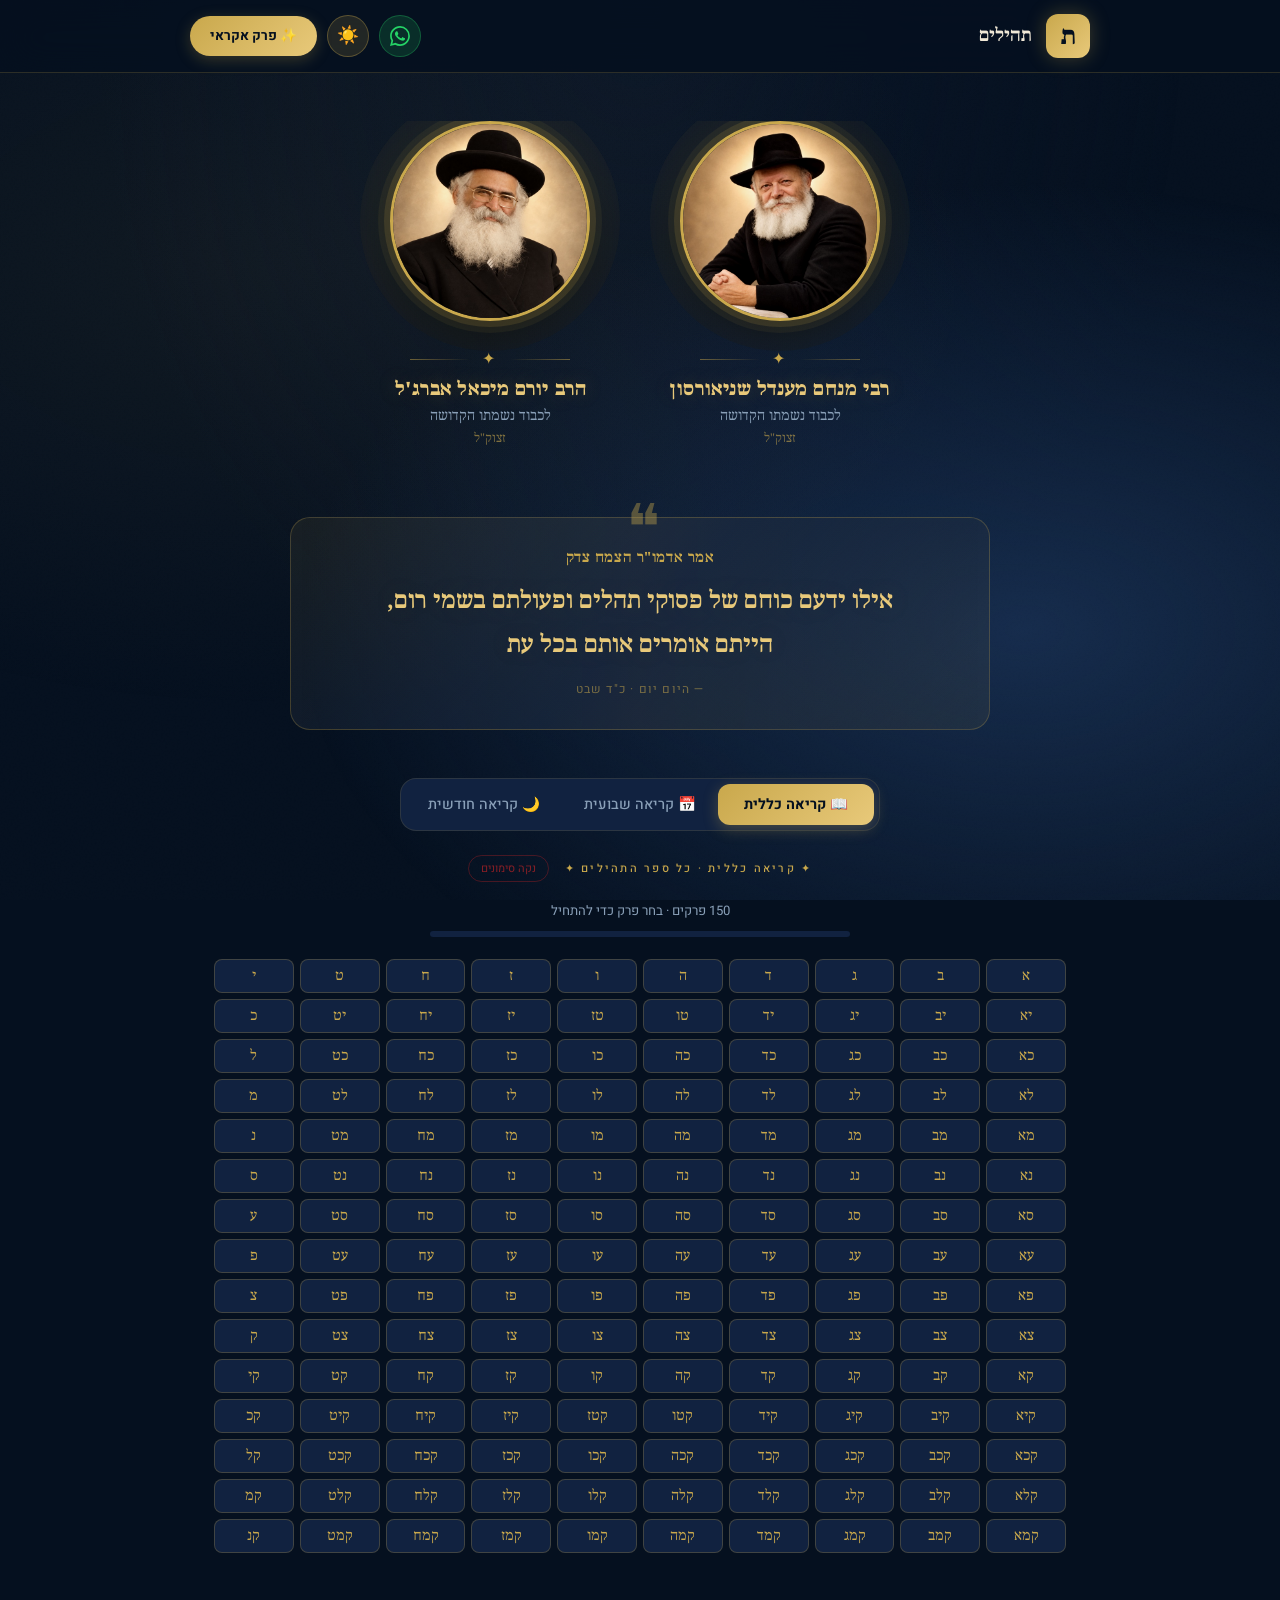
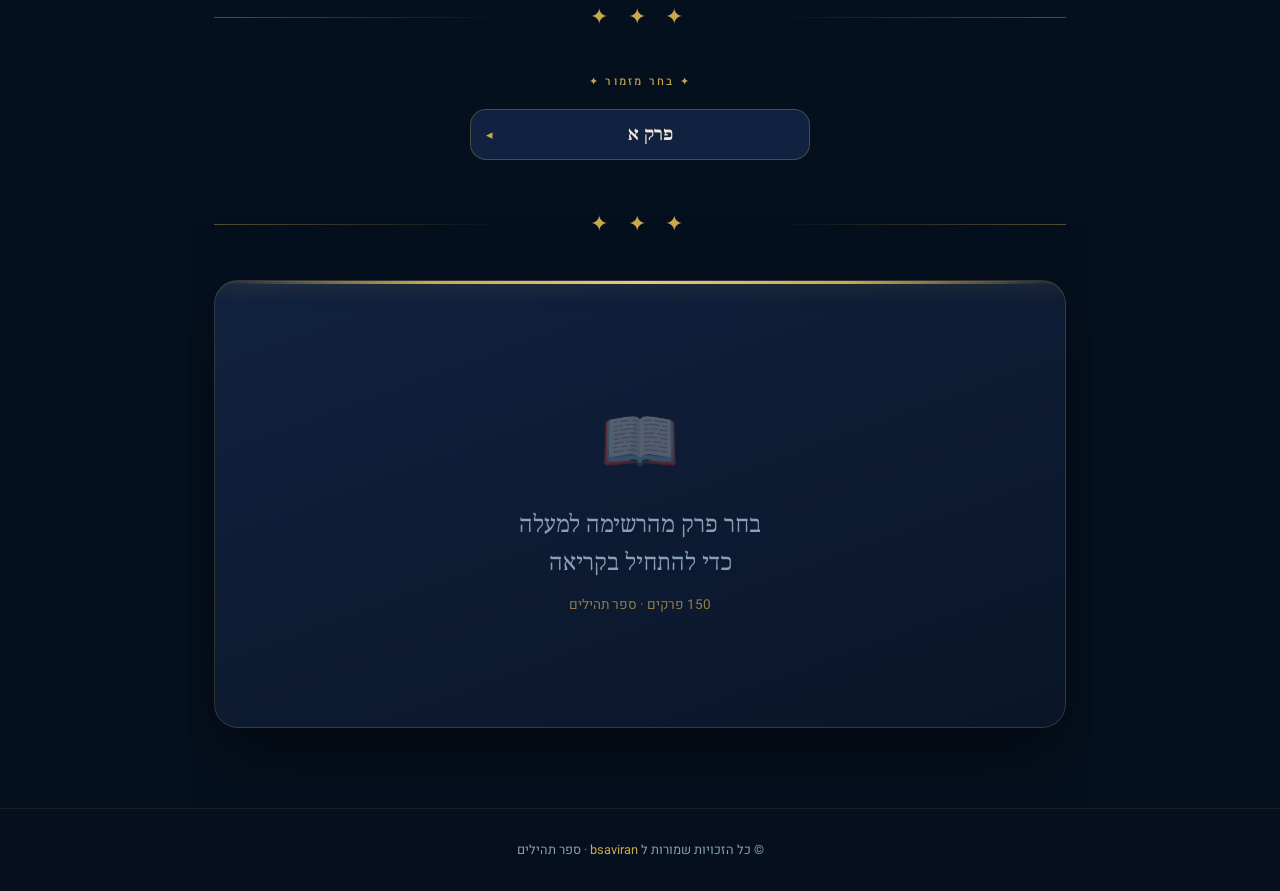
<file: index.html>
<!DOCTYPE html>
<html lang="he" dir="rtl">
<head>
    <meta charset="UTF-8">
    <meta name="viewport" content="width=device-width, initial-scale=1.0">
    <title>תהילים</title>
    <meta property="og:description" content="קריאת תהילים יומית בממשק נוח ונקי.">
    <!-- Favicon - כריכת ספר התהילים -->
    <link rel="icon" type="image/png" href="favicon.png?v=2">

    <!-- PWA - אייקון מסך הבית -->
    <link rel="apple-touch-icon" href="apple-touch-icon.png?v=2">

    <!-- PWA Manifest -->
    <meta name="mobile-web-app-capable" content="yes">
    <meta name="apple-mobile-web-app-capable" content="yes">
    <meta name="apple-mobile-web-app-status-bar-style" content="black-translucent">
    <meta name="apple-mobile-web-app-title" content="תהילים">  
    <meta name="theme-color" content="#0a1628">
    <!-- החלת מצב בהיר/כהה לפני הציור, כדי שלא יהבהב -->
    <script>
        try {
            if (localStorage.getItem('tehillim_theme') === 'light') {
                document.documentElement.dataset.theme = 'light';
                document.querySelector('meta[name="theme-color"]').content = '#f9fafb';
            }
        } catch (e) {}
    </script>
    <link href="https://fonts.googleapis.com/css2?family=Noto+Serif+Hebrew:wght@300;400;700;900&family=Heebo:wght@300;400;500;700&display=swap" rel="stylesheet">
    <link rel="preload" as="image" href="images/rebbe.jpg?v=2">
    <link rel="preload" as="image" href="images/rav-abergel.jpg?v=2">
    <link rel="stylesheet" href="style.css?v=13">
</head>
<body>

    <header>
        <div class="header-inner">
            <div class="logo" onclick="goHome()" role="button" tabindex="0" title="לעמוד הראשי" aria-label="לעמוד הראשי">
                <div class="logo-icon">ת</div>
                <div class="logo-text">
                    תהילים
                </div>
            </div>
            <div class="header-actions">
                <button class="btn-whatsapp" onclick="shareToWhatsapp()" title="שתף בוואטסאפ">
                    <svg xmlns="http://www.w3.org/2000/svg" width="20" height="20" fill="currentColor" viewBox="0 0 16 16">
                        <path d="M13.601 2.326A7.854 7.854 0 0 0 7.994 0C3.627 0 .068 3.558.064 7.926c0 1.399.366 2.76 1.06 3.973L0 16l4.104-1.076a7.858 7.858 0 0 0 3.888 1.02h.003c4.365 0 7.923-3.559 7.927-7.928a7.905 7.905 0 0 0-2.32-5.69zM7.994 14.52a6.573 6.573 0 0 1-3.356-.92l-.24-.144-2.494.654.666-2.433-.156-.251a6.56 6.56 0 0 1-1.007-3.505c0-3.626 2.957-6.584 6.591-6.584a6.56 6.56 0 0 1 4.66 1.931 6.557 6.557 0 0 1 1.928 4.66c-.004 3.639-2.961 6.592-6.592 6.592zm3.615-4.934c-.197-.099-1.17-.578-1.353-.646-.182-.065-.315-.099-.445.099-.133.197-.513.646-.627.775-.114.133-.232.148-.43.05-.197-.1-.836-.308-1.592-.985-.59-.525-.985-1.175-1.103-1.372-.114-.198-.011-.304.088-.403.087-.088.197-.232.296-.346.1-.114.133-.198.198-.33.065-.134.034-.248-.015-.347-.05-.099-.445-1.076-.612-1.47-.16-.389-.323-.335-.445-.34-.114-.007-.247-.007-.38-.007a.729.729 0 0 0-.529.247c-.182.198-.691.677-.691 1.654 0 .977.71 1.916.81 2.049.098.133 1.394 2.132 3.383 2.992.47.205.84.326 1.129.418.475.152.904.129 1.246.08.38-.058 1.171-.48 1.338-.943.164-.464.164-.86.114-.943-.049-.084-.182-.133-.38-.232z"/>
                    </svg>
                </button>
                <button class="btn-theme" id="btnTheme" onclick="toggleTheme()" title="מצב בהיר / כהה">☀️</button>
                <button class="btn-random" id="btnRandom" onclick="getRandomPerek()">✨ פרק אקראי</button>
            </div>
        </div>
    </header>

    <main>


        <!-- Rabbis Tribute -->
        <div class="rabbis-row">

            <!-- Lubavitcher Rebbe -->
            <div class="rabbi-tribute">
                <div class="rabbi-frame-outer">
                    <div class="rabbi-glow"></div>
                    <div class="rabbi-frame">
                        <img src="images/rebbe.jpg?v=2" fetchpriority="high" decoding="sync" alt="הרבי מלובביץ זצוק&quot;ל" />
                    </div>
                </div>
                <div class="rabbi-ornament">
                    <div class="rabbi-ornament-line right"></div>
                    <span class="rabbi-ornament-star">✦</span>
                    <div class="rabbi-ornament-line left"></div>
                </div>
                <div class="rabbi-name" style="font-size:1.15rem;">רבי מנחם מענדל<br class="br-mobile"> שניאורסון</div>
                <div class="rabbi-sub">לכבוד נשמתו הקדושה</div>
                <div class="rabbi-zl">זצוק"ל</div>
            </div>


            <!-- Rabbi Yoram -->
            <div class="rabbi-tribute">
                <div class="rabbi-frame-outer">
                    <div class="rabbi-glow"></div>
                    <div class="rabbi-frame">
                        <img src="images/rav-abergel.jpg?v=2" fetchpriority="high" decoding="sync" alt="הרב יורם מיכאל אברג'ל זצוק&quot;ל" />
                    </div>
                </div>
                <div class="rabbi-ornament">
                    <div class="rabbi-ornament-line right"></div>
                    <span class="rabbi-ornament-star">✦</span>
                    <div class="rabbi-ornament-line left"></div>
                </div>
                <div class="rabbi-name" style="font-size:1.15rem;">הרב יורם מיכאל<br class="br-mobile"> אברג'ל</div>
                <div class="rabbi-sub">לכבוד נשמתו הקדושה</div>
                <div class="rabbi-zl">זצוק"ל</div>
            </div>


        </div>

        <!-- Quote Banner -->
        <div class="quote-banner animate-in">
            <div class="quote-shimmer"></div>
            <div class="quote-marks">❝</div>
            <div class="quote-attribution">אמר אדמו"ר הצמח צדק</div>
            <div class="quote-text">אילו ידעם כוחם של פסוקי תהלים ופעולתם בשמי רום,<br>הייתם אומרים אותם בכל עת</div>
            <div class="quote-source">— היום יום · כ"ד שבט</div>
        </div>

        <!-- Tab Switch -->
        <div class="reading-tabs">
            <button class="reading-tab active" id="tabGeneral" onclick="switchTab('general')">📖 קריאה כללית</button>
            <button class="reading-tab" id="tabDaily" onclick="switchTab('daily')">📅 קריאה שבועית</button>
            <button class="reading-tab" id="tabMonthly" onclick="switchTab('monthly')">🌙 קריאה חודשית</button>
        </div>

        <!-- === DAILY / WEEKLY SECTION === -->
        <div class="reading-section" id="sectionDaily">
            <div class="daily-section">
                <div style="display:flex;align-items:center;justify-content:center;gap:16px;margin-bottom:1.2rem;">
                    <p class="daily-label" style="margin-bottom:0;">✦ קריאה שבועית · לפי ימות השבוע ✦</p>
                    <button class="btn-clear-reads" onclick="clearWeeklyReads()"> נקה סימונים</button>
                </div>
                <div class="days-grid" id="daysGrid"></div>
            </div>

            <!-- Day Reading Bar -->
            <div class="day-reading-bar" id="dayReadingBar">
                <div class="day-reading-info">
                    <div class="day-reading-title" id="dayReadingTitle"></div>
                    <div class="day-reading-subtitle" id="dayReadingSubtitle"></div>
                </div>
                <div class="day-reading-btns" id="dayReadingBtns"></div>
            </div>
        </div>

        <!-- === MONTHLY SECTION === -->
        <div class="reading-section" id="sectionMonthly">
            <div class="monthly-section">
                <div style="display:flex;align-items:center;justify-content:center;gap:16px;margin-bottom:1.2rem;">
                    <p class="daily-label" style="margin-bottom:0;">✦ קריאה חודשית · לפי ימות החודש ✦</p>
                    <button class="btn-clear-reads" onclick="clearMonthlyReads()"> נקה סימונים</button>
                </div>
                <div class="monthly-grid" id="monthlyGrid"></div>
            </div>

            <!-- Month Day Reading Bar -->
            <div class="month-reading-bar" id="monthReadingBar">
                <div class="day-reading-info">
                    <div class="month-reading-title" id="monthReadingTitle"></div>
                    <div class="day-reading-subtitle" id="monthReadingSubtitle"></div>
                </div>
                <div class="day-reading-btns" id="monthReadingBtns"></div>
            </div>
        </div>

        <!-- === GENERAL SECTION (all chapters) === -->
        <div class="reading-section active" id="sectionGeneral">
            <div class="general-section">
                <div style="display:flex;align-items:center;justify-content:center;gap:16px;margin-bottom:1.2rem;">
                    <p class="daily-label" style="margin-bottom:0;">✦ קריאה כללית · כל ספר התהילים ✦</p>
                    <button class="btn-clear-reads" onclick="clearGeneralReads()"> נקה סימונים</button>
                </div>
                <div class="general-progress" id="generalProgress"></div>
                <div class="general-progress-track"><div class="general-progress-fill" id="generalProgressFill"></div></div>
                <div class="general-grid" id="generalGrid"></div>
            </div>
        </div>

        <div class="ornament-divider"><span>✦ ✦ ✦</span></div>

        <!-- Selector -->
        <div class="selector-section">
            <p class="selector-label">✦ בחר מזמור ✦</p>
            <div class="selector-wrapper">
                <select id="perekSelect" onchange="fetchPerek(this.value)"></select>
            </div>
        </div>

        <div class="ornament-divider"><span>✦ ✦ ✦</span></div>

        <!-- Loader -->
        <div id="loader">
            <div class="loader-spinner"></div>
            <p class="loader-text">טוען מזמור...</p>
        </div>

        <!-- Chapter Card -->
        <div class="chapter-card" id="chapterCard">
            <div class="card-topbar"></div>
            <div class="card-inner">
                <div id="emptyState" class="empty-state">
                    <div class="empty-icon">📖</div>
                    <div class="empty-text">בחר פרק מהרשימה למעלה<br>כדי להתחיל בקריאה</div>
                    <div class="empty-hint">150 פרקים · ספר תהילים</div>
                </div>
                <div id="chapterContent" style="display:none;">
                    <h2 id="perekTitle"></h2>
                    <p class="chapter-subtitle" id="chapterSubtitle"></p>
                    <div class="text-tools">
                        <button class="tool-btn" id="btnTextSmaller" onclick="changeTextScale(-1)" aria-label="הקטן טקסט" title="הקטן טקסט">א-</button>
                        <button class="tool-btn" id="btnTextBigger" onclick="changeTextScale(1)" aria-label="הגדל טקסט" title="הגדל טקסט">א+</button>
                    </div>
                    <div id="perekBody"></div>
                    <div class="mark-read-wrap">
                        <button class="btn-mark-read" id="btnMarkRead" onclick="toggleRead()">
                            <span id="markReadIcon">☐</span>
                            <span id="markReadText">קראתי</span>
                        </button>
                    </div>
                    <div class="chapter-nav">
                        <button class="nav-btn" id="btnPrev" onclick="navigate(-1)">הקודם ◀</button>
                        <span class="chapter-counter" id="chapterCounter"></span>
                        <button class="nav-btn" id="btnNext" onclick="navigate(1)">▶ הבא</button>
                    </div>
                </div>
            </div>
        </div>
    </main>

    <footer>
        <p class="footer-text">© כל הזכויות שמורות ל<span> bsaviran </span> · ספר תהילים</p>
    </footer>

    <script src="app.js?v=9"></script>
</body>
</html>
</file>
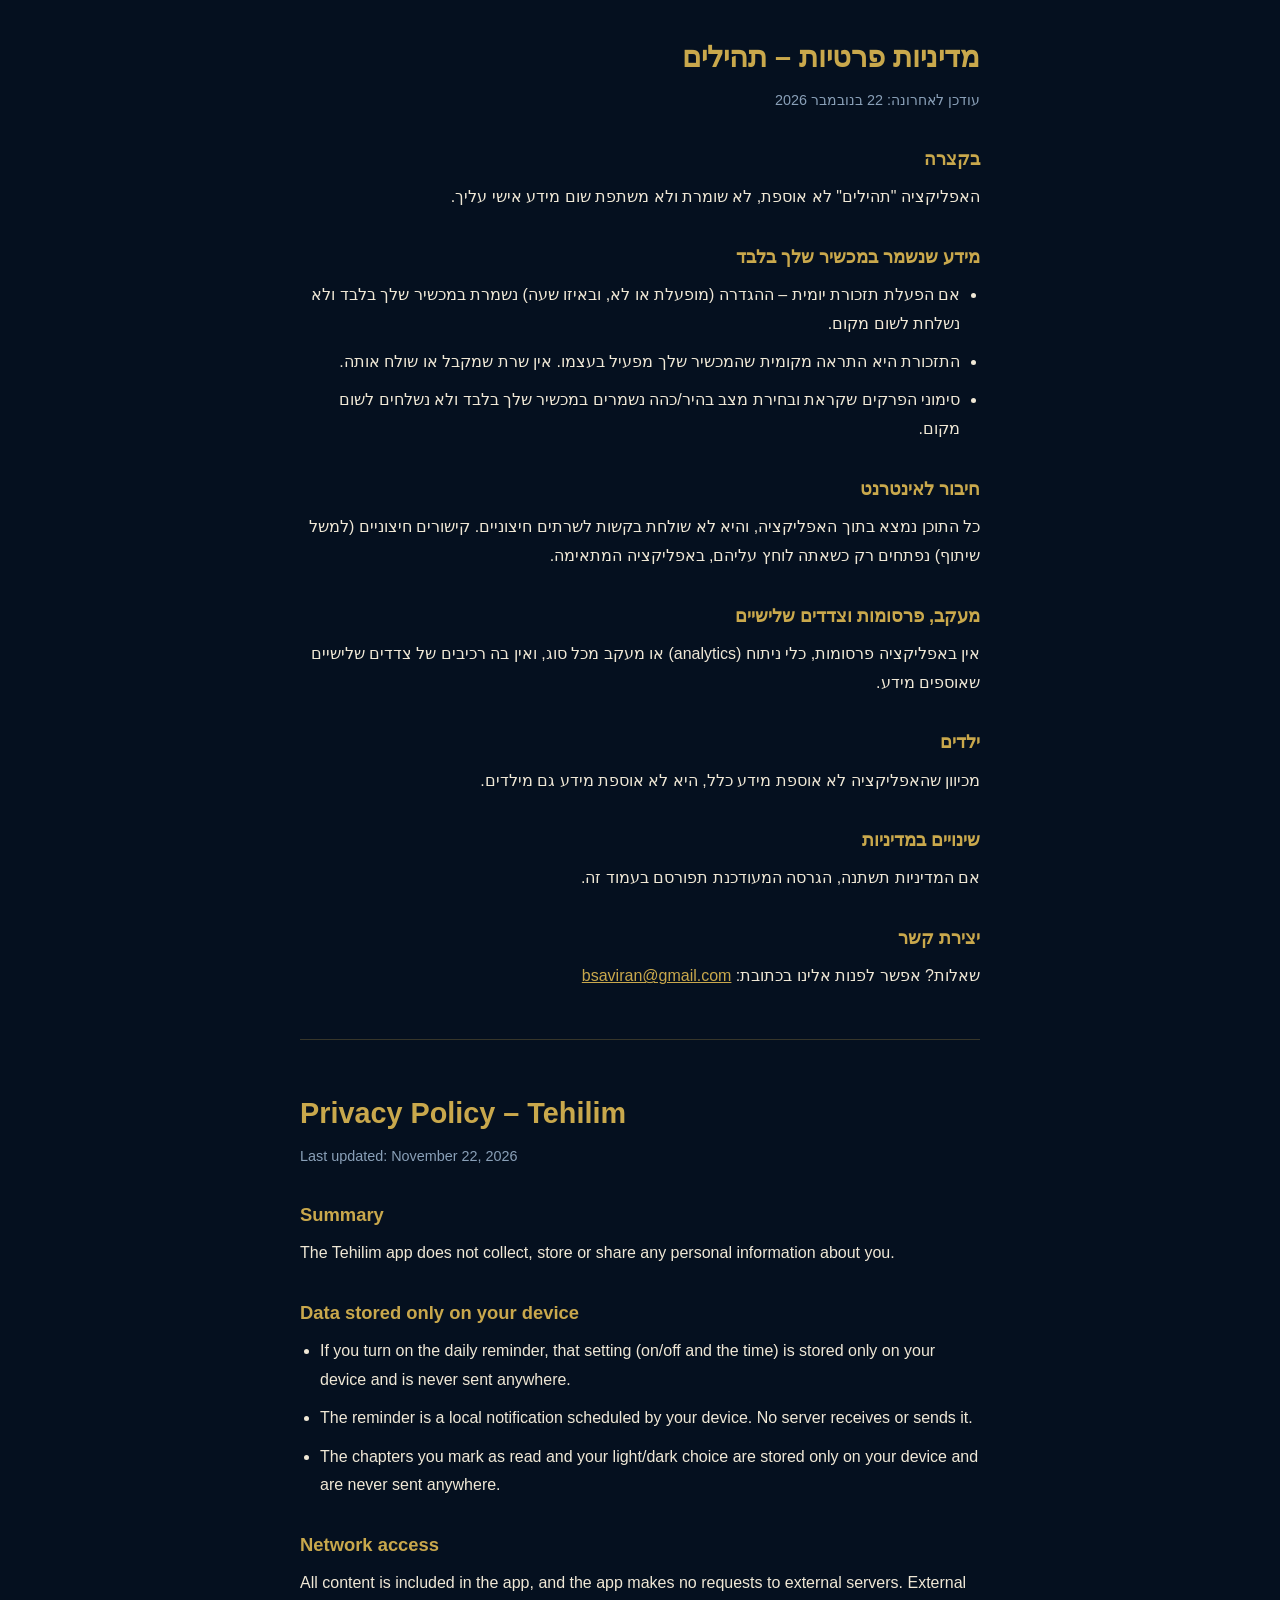
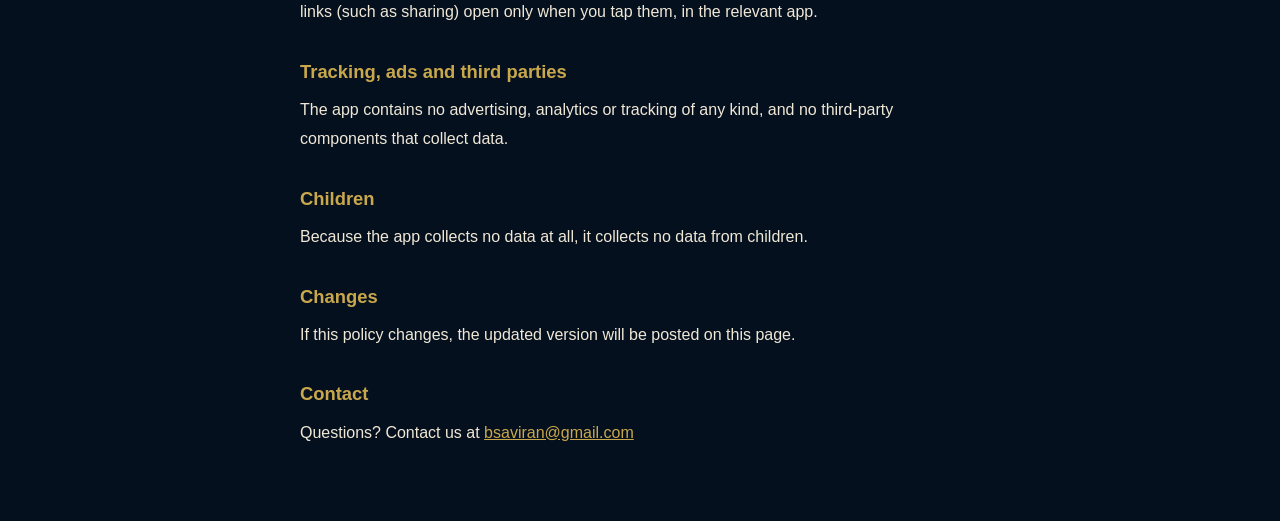
<file: privacy.html>
<!DOCTYPE html>
<html lang="he" dir="rtl">
<head>
    <meta charset="UTF-8">
    <meta name="viewport" content="width=device-width, initial-scale=1.0">
    <title>תהילים – מדיניות פרטיות</title>
    <style>
        :root { --gold: #c9a84c; --deep: #05101f; --text: #f0e8d6; --text-dim: #8aa0b8; }
        * { margin: 0; padding: 0; box-sizing: border-box; }
        body {
            font-family: -apple-system, 'Heebo', 'Segoe UI', sans-serif;
            background: var(--deep);
            color: var(--text);
            line-height: 1.8;
            padding: 2rem 1rem 4rem;
        }
        main { max-width: 680px; margin: 0 auto; }
        h1 { color: var(--gold); font-size: 1.8rem; margin-bottom: 0.25rem; }
        h2 { color: var(--gold); font-size: 1.15rem; margin: 1.75rem 0 0.5rem; }
        p, li { margin-bottom: 0.6rem; }
        ul { padding-inline-start: 1.25rem; }
        .updated { color: var(--text-dim); font-size: 0.9rem; }
        hr { border: none; border-top: 1px solid rgba(201,168,76,0.25); margin: 3rem 0; }
        [lang="en"] { direction: ltr; text-align: left; }
        a { color: var(--gold); }
    </style>
</head>
<body>
<main>
    <section>
        <h1>מדיניות פרטיות – תהילים</h1>
        <p class="updated">עודכן לאחרונה: 22 בנובמבר 2026</p>

        <h2>בקצרה</h2>
        <p>האפליקציה "תהילים" לא אוספת, לא שומרת ולא משתפת שום מידע אישי עליך.</p>

        <h2>מידע שנשמר במכשיר שלך בלבד</h2>
        <ul>
            <li>אם הפעלת תזכורת יומית – ההגדרה (מופעלת או לא, ובאיזו שעה) נשמרת במכשיר שלך בלבד ולא נשלחת לשום מקום.</li>
            <li>התזכורת היא התראה מקומית שהמכשיר שלך מפעיל בעצמו. אין שרת שמקבל או שולח אותה.</li>
            <li>סימוני הפרקים שקראת ובחירת מצב בהיר/כהה נשמרים במכשיר שלך בלבד ולא נשלחים לשום מקום.</li>
        </ul>

        <h2>חיבור לאינטרנט</h2>
        <p>כל התוכן נמצא בתוך האפליקציה, והיא לא שולחת בקשות לשרתים חיצוניים. קישורים חיצוניים (למשל שיתוף) נפתחים רק כשאתה לוחץ עליהם, באפליקציה המתאימה.</p>

        <h2>מעקב, פרסומות וצדדים שלישיים</h2>
        <p>אין באפליקציה פרסומות, כלי ניתוח (analytics) או מעקב מכל סוג, ואין בה רכיבים של צדדים שלישיים שאוספים מידע.</p>

        <h2>ילדים</h2>
        <p>מכיוון שהאפליקציה לא אוספת מידע כלל, היא לא אוספת מידע גם מילדים.</p>

        <h2>שינויים במדיניות</h2>
        <p>אם המדיניות תשתנה, הגרסה המעודכנת תפורסם בעמוד זה.</p>

        <h2>יצירת קשר</h2>
        <p>שאלות? אפשר לפנות אלינו בכתובת: <a href="mailto:bsaviran@gmail.com">bsaviran@gmail.com</a></p>
    </section>

    <hr>

    <section lang="en">
        <h1>Privacy Policy – Tehilim</h1>
        <p class="updated">Last updated: November 22, 2026</p>

        <h2>Summary</h2>
        <p>The Tehilim app does not collect, store or share any personal information about you.</p>

        <h2>Data stored only on your device</h2>
        <ul>
            <li>If you turn on the daily reminder, that setting (on/off and the time) is stored only on your device and is never sent anywhere.</li>
            <li>The reminder is a local notification scheduled by your device. No server receives or sends it.</li>
            <li>The chapters you mark as read and your light/dark choice are stored only on your device and are never sent anywhere.</li>
        </ul>

        <h2>Network access</h2>
        <p>All content is included in the app, and the app makes no requests to external servers. External links (such as sharing) open only when you tap them, in the relevant app.</p>

        <h2>Tracking, ads and third parties</h2>
        <p>The app contains no advertising, analytics or tracking of any kind, and no third-party components that collect data.</p>

        <h2>Children</h2>
        <p>Because the app collects no data at all, it collects no data from children.</p>

        <h2>Changes</h2>
        <p>If this policy changes, the updated version will be posted on this page.</p>

        <h2>Contact</h2>
        <p>Questions? Contact us at <a href="mailto:bsaviran@gmail.com">bsaviran@gmail.com</a></p>
    </section>
</main>
</body>
</html>
</file>
<file: style.css>
/* ===== תהילים — עיצוב ===== */

:root {
    --gold: #c9a84c;
    --gold-light: #e8c97a;
    --gold-dim: rgba(201,168,76,0.15);
    --deep: #05101f;
    --navy: #0a1628;
    --navy-mid: #112240;
    --navy-light: #1a3358;
    --text: #f0e8d6;
    --text-dim: #8aa0b8;
    --parchment: #fdf6e3;
    --silver: #8fa3bc;
    --silver-dim: rgba(143,163,188,0.12);

    /* צבעים שמשתנים בין מצב כהה לבהיר */
    --bg: #05101f;
    --header-bg: rgba(5,16,31,0.85);
    --footer-bg: rgba(5,16,31,0.6);
    --panel-bg: rgba(17,34,64,0.9);
    --banner-mid: rgba(17,34,64,0.6);
    --card-end: rgba(10,22,40,0.95);
    --card-shadow: rgba(0,0,0,0.5);
    --glow-1: rgba(26,51,88,0.8);
    --glow-2: rgba(10,22,40,0.9);
    --success: #4ade80;
    --danger: #f87171;
}

/* ===== מצב בהיר: לבן רך עם נייבי וזהב ===== */
:root[data-theme="light"] {
    --gold: #a37b1f;
    --gold-light: #b8912f;
    --gold-dim: rgba(163,123,31,0.10);
    --navy-mid: #f9fafb;            /* כרטיסים — לבן רך, לא בוהק */
    --text: #1c2a3d;                /* טקסט נייבי כהה במקום שחור */
    --text-dim: #66707d;
    --silver: #5b6e86;
    --silver-dim: rgba(91,110,134,0.10);

    --bg: #eef0f3;                  /* רקע לבן-אפרפר קריר */
    --header-bg: rgba(249,250,251,0.92);
    --footer-bg: #f9fafb;
    --panel-bg: #f9fafb;
    --banner-mid: #f9fafb;
    --card-end: #f9fafb;
    --card-shadow: rgba(28,42,61,0.08);
    --glow-1: transparent;
    --glow-2: transparent;
    --success: #2f7a4a;
    --danger: #a83a3a;
}
:root[data-theme="light"] body::after { opacity: 0; }

* { margin: 0; padding: 0; box-sizing: border-box; }

html {
    overflow-x: hidden;
}

body {
    overflow-x: hidden;
    max-width: 100vw;
    position: relative;
}

body {
    font-family: 'Heebo', sans-serif;
    background-color: var(--bg);
    transition: background-color 0.3s, color 0.3s;
    color: var(--text);
    min-height: 100vh;
}

body::before {
    content: '';
    position: fixed;
    inset: 0;
    background:
        radial-gradient(ellipse at 20% 30%, rgba(201,168,76,0.06) 0%, transparent 50%),
        radial-gradient(ellipse at 80% 70%, var(--glow-1) 0%, transparent 50%),
        radial-gradient(ellipse at 50% 0%, var(--glow-2) 0%, transparent 60%);
    pointer-events: none;
    z-index: 0;
}

body::after {
    content: '';
    position: fixed;
    inset: 0;
    background-image: url("data:image/svg+xml,%3Csvg viewBox='0 0 512 512' xmlns='http://www.w3.org/2000/svg'%3E%3Cfilter id='noise'%3E%3CfeTurbulence type='fractalNoise' baseFrequency='0.9' numOctaves='4' stitchTiles='stitch'/%3E%3C/filter%3E%3Crect width='100%25' height='100%25' filter='url(%23noise)' opacity='0.04'/%3E%3C/svg%3E");
    pointer-events: none;
    z-index: 0;
    opacity: 0.4;
}

/* === HEADER === */
header {
    position: sticky;
    top: 0;
    z-index: 100;
    background: var(--header-bg);
    backdrop-filter: blur(20px);
    border-bottom: 1px solid rgba(201,168,76,0.2);
    padding: 0 2rem;
}

.header-inner {
    max-width: 900px;
    margin: 0 auto;
    display: flex;
    align-items: center;
    justify-content: space-between;
    height: 72px;
}

.logo {
    display: flex;
    align-items: center;
    gap: 14px;
    cursor: pointer;
    -webkit-tap-highlight-color: transparent;
}

.logo-icon {
    width: 44px;
    height: 44px;
    background: linear-gradient(135deg, var(--gold), var(--gold-light));
    border-radius: 12px;
    display: flex;
    align-items: center;
    justify-content: center;
    font-family: 'Noto Serif Hebrew', serif;
    font-size: 1.5rem;
    font-weight: 900;
    color: var(--deep);
    box-shadow: 0 0 20px rgba(201,168,76,0.3);
    flex-shrink: 0;
}

.logo-text {
    font-family: 'Noto Serif Hebrew', serif;
    font-size: 0.9rem;
    font-weight: 700;
    color: var(--text);
    line-height: 1.1;
    display: block;
}

.logo-subtitle {
    font-size: 0.6rem;
    color: var(--gold);
    font-family: 'Heebo', sans-serif;
    font-weight: 400;
    line-height: 1.2;
    display: block;
}

@media (min-width: 600px) { 
    .logo-text { font-size: 1.1rem; }
    .logo-subtitle { font-size: 0.7rem; }
}

.header-actions {
    display: flex;
    gap: 10px;
    align-items: center;
}

.btn-whatsapp {
    width: 42px;
    height: 42px;
    background: rgba(37,211,102,0.15);
    border: 1px solid rgba(37,211,102,0.3);
    border-radius: 50%;
    display: flex;
    align-items: center;
    justify-content: center;
    cursor: pointer;
    transition: all 0.3s;
    color: #25d366;
}
.btn-whatsapp:hover {
    background: rgba(37,211,102,0.25);
    transform: scale(1.08);
}

.btn-theme {
    width: 42px;
    height: 42px;
    background: var(--gold-dim);
    border: 1px solid rgba(201,168,76,0.35);
    border-radius: 50%;
    display: flex;
    align-items: center;
    justify-content: center;
    cursor: pointer;
    transition: all 0.3s;
    font-size: 1.1rem;
    line-height: 1;
}
.btn-theme:hover {
    background: rgba(201,168,76,0.25);
    transform: scale(1.08);
}

.btn-random {
    background: linear-gradient(135deg, var(--gold), var(--gold-light));
    color: var(--deep);
    border: none;
    padding: 10px 20px;
    border-radius: 50px;
    font-family: 'Heebo', sans-serif;
    font-size: 0.85rem;
    font-weight: 700;
    cursor: pointer;
    transition: all 0.3s;
    box-shadow: 0 4px 15px rgba(201,168,76,0.25);
    white-space: nowrap;
}
.btn-random:hover {
    transform: translateY(-2px);
    box-shadow: 0 8px 25px rgba(201,168,76,0.4);
}

/* === TABS === */
.reading-tabs {
    display: flex;
    gap: 0;
    margin-bottom: 1.5rem;
    background: var(--navy-mid);
    border: 1px solid rgba(201,168,76,0.15);
    border-radius: 16px;
    padding: 5px;
    max-width: 480px;
    margin-left: auto;
    margin-right: auto;
}

.reading-tab {
    flex: 1;
    padding: 10px 20px;
    border: none;
    border-radius: 12px;
    background: transparent;
    color: var(--text-dim);
    font-family: 'Heebo', sans-serif;
    font-size: 0.9rem;
    font-weight: 500;
    cursor: pointer;
    transition: all 0.3s;
}

.reading-tab.active {
    background: linear-gradient(135deg, var(--gold), var(--gold-light));
    color: var(--deep);
    font-weight: 700;
    box-shadow: 0 4px 15px rgba(201,168,76,0.3);
}

.reading-tab:not(.active):hover {
    color: var(--gold);
    background: var(--gold-dim);
}

/* === MAIN === */
main {
    position: relative;
    z-index: 1;
    max-width: 900px;
    width: 100%;
    margin: 0 auto;
    padding: 3rem 1.5rem 5rem;
    overflow: hidden;
}

/* === DAILY SECTION === */
.daily-section {
    margin-bottom: 3rem;
}

.daily-label {
    font-size: 0.7rem;
    letter-spacing: 0.2em;
    text-transform: uppercase;
    color: var(--gold);
    margin-bottom: 1.2rem;
    text-align: center;
    font-weight: 500;
}

.days-grid {
    display: grid;
    grid-template-columns: repeat(7, 1fr);
    gap: 8px;
}

@media (max-width: 600px) {
    .days-grid {
        grid-template-columns: repeat(4, 1fr);
    }
}

.day-card {
    background: var(--navy-mid);
    border: 1px solid rgba(201,168,76,0.15);
    border-radius: 14px;
    padding: 12px 8px;
    text-align: center;
    cursor: pointer;
    transition: all 0.25s;
    position: relative;
    overflow: hidden;
}

.day-card::before {
    content: '';
    position: absolute;
    inset: 0;
    background: linear-gradient(135deg, var(--gold-dim), transparent);
    opacity: 0;
    transition: opacity 0.25s;
}

.day-card:hover::before,
.day-card.today::before {
    opacity: 1;
}

.day-card:hover,
.day-card.today {
    border-color: var(--gold);
    transform: translateY(-3px);
    box-shadow: 0 8px 25px rgba(0,0,0,0.3), 0 0 15px rgba(201,168,76,0.1);
}

.day-card.today {
    border-color: var(--gold);
    box-shadow: 0 0 0 1px var(--gold), 0 8px 25px rgba(201,168,76,0.2);
}

.today-badge {
    position: absolute;
    top: 5px;
    left: 50%;
    transform: translateX(-50%);
    background: var(--gold);
    color: var(--deep);
    font-size: 0.45rem;
    font-weight: 700;
    padding: 2px 6px;
    border-radius: 20px;
    white-space: nowrap;
    letter-spacing: 0.05em;
}

.day-name {
    font-family: 'Noto Serif Hebrew', serif;
    font-size: 0.95rem;
    font-weight: 700;
    color: var(--text);
    margin-bottom: 4px;
    position: relative;
    z-index: 1;
}

.day-card.today .day-name {
    color: var(--gold-light);
}

.day-range {
    font-family: 'Noto Serif Hebrew', serif;
    font-size: 0.65rem;
    color: var(--text-dim);
    line-height: 1.4;
    position: relative;
    z-index: 1;
}

.day-card.today .day-range {
    color: var(--gold);
}

.day-card .day-count {
    font-size: 0.55rem;
    color: rgba(201,168,76,0.5);
    margin-top: 3px;
    position: relative;
    z-index: 1;
}

.day-done-progress {
    font-size: 0.55rem;
    color: var(--success);
    margin-top: 3px;
    position: relative;
    z-index: 1;
    display: none;
}
.day-done-progress.has-progress {
    display: block;
}

/* === MONTHLY GRID === */
.monthly-section {
    margin-bottom: 3rem;
}

.monthly-grid {
    display: grid;
    grid-template-columns: repeat(6, 1fr);
    gap: 8px;
}

@media (max-width: 600px) {
    .monthly-grid {
        grid-template-columns: repeat(4, 1fr);
    }
}

.month-day-card {
    background: var(--navy-mid);
    border: 1px solid rgba(143,163,188,0.15);
    border-radius: 14px;
    padding: 10px 6px;
    text-align: center;
    cursor: pointer;
    transition: all 0.25s;
    position: relative;
    overflow: hidden;
}

.month-day-card::before {
    content: '';
    position: absolute;
    inset: 0;
    background: linear-gradient(135deg, var(--gold-dim), transparent);
    opacity: 0;
    transition: opacity 0.25s;
}

.month-day-card:hover::before {
    opacity: 1;
}

.month-day-card:hover {
    border-color: var(--gold);
    transform: translateY(-3px);
    box-shadow: 0 8px 25px rgba(0,0,0,0.3);
}

.month-day-card.today-month {
    border-color: var(--gold);
    box-shadow: 0 0 0 1px var(--gold), 0 8px 25px rgba(201,168,76,0.2);
}

.month-day-card.today-month::before {
    opacity: 1;
}

.today-month-badge {
    position: absolute;
    top: 5px;
    left: 50%;
    transform: translateX(-50%);
    background: var(--gold);
    color: var(--deep);
    font-size: 0.42rem;
    font-weight: 700;
    padding: 2px 5px;
    border-radius: 20px;
    white-space: nowrap;
    letter-spacing: 0.05em;
}

.month-day-num {
    font-family: 'Noto Serif Hebrew', serif;
    font-size: 0.9rem;
    font-weight: 700;
    color: var(--text);
    margin-bottom: 3px;
    position: relative;
    z-index: 1;
}

.month-day-card.today-month .month-day-num {
    color: var(--gold-light);
}

.month-day-range {
    font-family: 'Noto Serif Hebrew', serif;
    font-size: 0.6rem;
    color: var(--text-dim);
    line-height: 1.4;
    position: relative;
    z-index: 1;
}

.month-day-card.today-month .month-day-range {
    color: var(--gold);
}

.month-day-count {
    font-size: 0.5rem;
    color: rgba(201,168,76,0.5);
    margin-top: 3px;
    position: relative;
    z-index: 1;
}

.month-done-progress {
    font-size: 0.5rem;
    color: var(--success);
    margin-top: 3px;
    position: relative;
    z-index: 1;
    display: none;
}
.month-done-progress.has-progress { display: block; }

/* === SELECTOR SECTION === */
.selector-section {
    text-align: center;
    margin-bottom: 3rem;
}

.selector-label {
    font-size: 0.7rem;
    letter-spacing: 0.2em;
    text-transform: uppercase;
    color: var(--gold);
    margin-bottom: 1.2rem;
    font-weight: 500;
}

.selector-wrapper {
    position: relative;
    display: inline-block;
    width: 100%;
    max-width: 340px;
}

.selector-wrapper::after {
    content: '◂';
    position: absolute;
    left: 1rem;
    top: 50%;
    transform: translateY(-50%);
    color: var(--gold);
    pointer-events: none;
    font-size: 0.8rem;
}

#perekSelect {
    width: 100%;
    padding: 14px 20px 14px 40px;
    background: var(--navy-mid);
    border: 1px solid rgba(201,168,76,0.3);
    border-radius: 16px;
    color: var(--text);
    font-family: 'Noto Serif Hebrew', serif;
    font-size: 1.1rem;
    font-weight: 700;
    cursor: pointer;
    appearance: none;
    -webkit-appearance: none;
    outline: none;
    transition: all 0.3s;
    text-align: center;
}
#perekSelect:focus, #perekSelect:hover {
    border-color: var(--gold);
    box-shadow: 0 0 0 3px var(--gold-dim), 0 8px 30px rgba(0,0,0,0.3);
}
#perekSelect option {
    background: var(--navy-mid);
    color: var(--text);
}

.quick-grid {
    display: flex;
    flex-wrap: wrap;
    gap: 8px;
    justify-content: center;
    margin-top: 1.5rem;
    max-width: 560px;
    margin-left: auto;
    margin-right: auto;
}

.quick-btn {
    width: 42px;
    height: 42px;
    background: var(--navy-mid);
    border: 1px solid rgba(201,168,76,0.15);
    border-radius: 10px;
    color: var(--text-dim);
    font-family: 'Noto Serif Hebrew', serif;
    font-size: 0.78rem;
    cursor: pointer;
    transition: all 0.2s;
    display: flex;
    align-items: center;
    justify-content: center;
}
.quick-btn:hover {
    background: var(--gold-dim);
    border-color: var(--gold);
    color: var(--gold);
    transform: translateY(-2px);
}
.quick-btn.active {
    background: var(--gold);
    color: var(--deep);
    border-color: var(--gold);
    font-weight: 700;
}

/* === DIVIDER === */
.ornament-divider {
    text-align: center;
    margin: 2.5rem 0;
    position: relative;
}
.ornament-divider::before, .ornament-divider::after {
    content: '';
    position: absolute;
    top: 50%;
    width: 35%;
    height: 1px;
    background: linear-gradient(to var(--dir, left), transparent, rgba(201,168,76,0.4));
}
.ornament-divider::before { right: 0; --dir: right; }
.ornament-divider::after { left: 0; --dir: left; }
.ornament-divider span {
    color: var(--gold);
    font-size: 1.4rem;
    position: relative;
    z-index: 1;
    letter-spacing: 0.3em;
}

/* Day reading modal / panel */
.day-reading-bar {
    display: none;
    background: linear-gradient(135deg, rgba(201,168,76,0.12), var(--panel-bg));
    border: 1px solid rgba(201,168,76,0.3);
    border-radius: 16px;
    padding: 16px 20px;
    margin-bottom: 2rem;
    animation: fadeIn 0.4s ease;
}

.day-reading-bar.visible {
    display: flex;
    align-items: center;
    justify-content: space-between;
    flex-wrap: wrap;
    gap: 12px;
}

/* Monthly reading bar - silver theme */
.month-reading-bar {
    display: none;
    background: linear-gradient(135deg, rgba(201,168,76,0.12), var(--panel-bg));
    border: 1px solid rgba(201,168,76,0.3);
    border-radius: 16px;
    padding: 16px 20px;
    margin-bottom: 2rem;
    animation: fadeIn 0.4s ease;
}

.month-reading-bar.visible {
    display: flex;
    align-items: center;
    justify-content: space-between;
    flex-wrap: wrap;
    gap: 12px;
}

.day-reading-info {
    display: flex;
    flex-direction: column;
    gap: 4px;
}

.day-reading-title {
    font-family: 'Noto Serif Hebrew', serif;
    font-size: 1.1rem;
    font-weight: 700;
    color: var(--gold-light);
}

.month-reading-title {
    font-family: 'Noto Serif Hebrew', serif;
    font-size: 1.1rem;
    font-weight: 700;
    color: var(--gold-light);
}

.day-reading-subtitle {
    font-size: 0.78rem;
    color: var(--text-dim);
}

.day-reading-btns {
    display: flex;
    gap: 8px;
    flex-wrap: wrap;
}

.day-chapter-btn {
    background: var(--navy-mid);
    border: 1px solid rgba(201,168,76,0.25);
    border-radius: 8px;
    color: var(--gold);
    font-family: 'Noto Serif Hebrew', serif;
    font-size: 0.8rem;
    padding: 6px 10px;
    cursor: pointer;
    transition: all 0.2s;
}
.day-chapter-btn:hover {
    background: var(--gold);
    color: var(--deep);
    border-color: var(--gold);
}
.day-chapter-btn.reading {
    background: var(--gold);
    color: var(--deep);
    font-weight: 700;
}
.day-chapter-btn.done {
    background: rgba(34,197,94,0.12);
    border-color: rgba(34,197,94,0.45);
    color: var(--success);
    position: relative;
}
.day-chapter-btn.done::after {
    content: '✓';
    position: absolute;
    top: -5px;
    left: -5px;
    width: 13px;
    height: 13px;
    background: #22c55e;
    color: white;
    border-radius: 50%;
    font-size: 0.5rem;
    line-height: 13px;
    text-align: center;
    display: block;
}
.day-chapter-btn.done.reading {
    background: var(--gold);
    color: var(--deep);
    border-color: var(--gold);
}

/* === GENERAL READING (all 150) === */
.general-section { margin-bottom: 3rem; }
.general-progress {
    text-align: center;
    font-size: 0.82rem;
    color: var(--text-dim);
    margin-bottom: 0.6rem;
}
.general-progress strong { color: var(--success); }
.general-progress-track {
    height: 6px;
    background: var(--navy-mid);
    border-radius: 3px;
    overflow: hidden;
    margin: 0 auto 1.4rem;
    max-width: 420px;
}
.general-progress-fill {
    height: 100%;
    width: 0;
    background: linear-gradient(90deg, #22c55e, #4ade80);
    transition: width 0.4s ease;
}
.general-grid {
    display: grid;
    grid-template-columns: repeat(10, 1fr);
    gap: 6px;
}
.general-chapter-btn {
    background: var(--navy-mid);
    border: 1px solid rgba(201,168,76,0.25);
    border-radius: 8px;
    color: var(--gold);
    font-family: 'Noto Serif Hebrew', serif;
    font-size: 0.85rem;
    padding: 8px 0;
    cursor: pointer;
    transition: all 0.2s;
    position: relative;
}
.general-chapter-btn:hover { background: var(--gold); color: var(--deep); border-color: var(--gold); }
.general-chapter-btn.reading { background: var(--gold); color: var(--deep); font-weight: 700; }
.general-chapter-btn.done {
    background: rgba(34,197,94,0.12);
    border-color: rgba(34,197,94,0.45);
    color: var(--success);
}
.general-chapter-btn.done::after {
    content: '✓';
    position: absolute;
    top: -5px;
    left: -5px;
    width: 13px;
    height: 13px;
    background: #22c55e;
    color: white;
    border-radius: 50%;
    font-size: 0.5rem;
    line-height: 13px;
    text-align: center;
}
.general-chapter-btn.done.reading { background: var(--gold); color: var(--deep); border-color: var(--gold); }
@media (min-width: 481px) and (max-width: 600px) {
    .general-grid { grid-template-columns: repeat(8, 1fr); }
}

/* Monthly chapter buttons - silver */
.month-chapter-btn {
    background: var(--navy-mid);
    border: 1px solid rgba(201,168,76,0.25);
    border-radius: 8px;
    color: var(--gold);
    font-family: 'Noto Serif Hebrew', serif;
    font-size: 0.8rem;
    padding: 6px 10px;
    cursor: pointer;
    transition: all 0.2s;
}
.month-chapter-btn:hover {
    background: var(--gold);
    color: var(--deep);
    border-color: var(--gold);
}
.month-chapter-btn.reading {
    background: var(--gold);
    color: var(--deep);
    font-weight: 700;
}
.month-chapter-btn.done {
    background: rgba(34,197,94,0.12);
    border-color: rgba(34,197,94,0.45);
    color: var(--success);
    position: relative;
}
.month-chapter-btn.done::after {
    content: '✓';
    position: absolute;
    top: -5px;
    left: -5px;
    width: 13px;
    height: 13px;
    background: #22c55e;
    color: white;
    border-radius: 50%;
    font-size: 0.5rem;
    line-height: 13px;
    text-align: center;
    display: block;
}
.month-chapter-btn.done.reading {
    background: var(--gold);
    color: var(--deep);
    border-color: var(--gold);
}

.mark-read-wrap {
    text-align: center;
    margin-top: 2.5rem;
}
.btn-mark-read {
    background: var(--navy-mid);
    border: 1.5px solid rgba(201,168,76,0.3);
    border-radius: 50px;
    color: var(--text-dim);
    font-family: 'Noto Serif Hebrew', serif;
    font-size: 1rem;
    padding: 12px 28px;
    cursor: pointer;
    transition: all 0.25s;
    display: inline-flex;
    align-items: center;
    gap: 10px;
}
.btn-mark-read:hover {
    border-color: var(--gold);
    color: var(--gold);
    background: var(--gold-dim);
}
.btn-mark-read.done {
    background: rgba(34,197,94,0.12);
    border-color: rgba(34,197,94,0.5);
    color: var(--success);
}
.btn-mark-read.done:hover {
    background: rgba(220,38,38,0.1);
    border-color: rgba(220,38,38,0.4);
    color: var(--danger);
}

.btn-clear-reads {
    background: transparent;
    border: 1px solid rgba(220,38,38,0.3);
    border-radius: 20px;
    color: rgba(220,38,38,0.6);
    font-family: 'Heebo', sans-serif;
    font-size: 0.7rem;
    padding: 4px 12px;
    cursor: pointer;
    transition: all 0.2s;
    white-space: nowrap;
}
.btn-clear-reads:hover {
    background: rgba(220,38,38,0.1);
    border-color: rgba(220,38,38,0.6);
    color: var(--danger);
}

/* === CHAPTER CARD === */
.chapter-card {
    background: linear-gradient(160deg, var(--navy-mid) 0%, var(--card-end) 100%);
    border: 1px solid rgba(201,168,76,0.2);
    border-radius: 24px;
    overflow: hidden;
    box-shadow: 0 30px 80px var(--card-shadow), inset 0 1px 0 rgba(201,168,76,0.1);
    transition: opacity 0.4s;
}

.card-topbar {
    height: 3px;
    background: linear-gradient(90deg, transparent, var(--gold), var(--gold-light), var(--gold), transparent);
    box-shadow: 0 0 20px rgba(201,168,76,0.5);
}

.card-inner {
    padding: 2.5rem 2rem;
}
@media (min-width: 600px) { .card-inner { padding: 4rem 5rem; } }

.empty-state {
    text-align: center;
    padding: 3rem 1rem;
}
.empty-icon {
    font-size: 4rem;
    margin-bottom: 1rem;
    opacity: 0.3;
}
.empty-text {
    font-family: 'Noto Serif Hebrew', serif;
    font-size: 1.4rem;
    color: var(--text-dim);
    line-height: 1.7;
}
.empty-hint {
    margin-top: 0.8rem;
    font-size: 0.85rem;
    color: var(--gold);
    opacity: 0.7;
}

#perekTitle {
    font-family: 'Noto Serif Hebrew', serif;
    font-size: 2.5rem;
    font-weight: 900;
    color: var(--gold);
    text-align: center;
    margin-bottom: 0.5rem;
    text-shadow: 0 0 30px rgba(201,168,76,0.3);
    letter-spacing: 0.02em;
}
@media (min-width: 600px) { #perekTitle { font-size: 3.5rem; } }

.chapter-subtitle {
    text-align: center;
    color: var(--text-dim);
    font-size: 0.8rem;
    letter-spacing: 0.15em;
    text-transform: uppercase;
    margin-bottom: 3rem;
}

/* כפתורי גודל טקסט */
.text-tools { display: flex; justify-content: center; gap: 10px; margin: -2rem 0 2rem; }
.tool-btn {
    min-width: 44px;
    height: 44px;
    background: none;
    border: 1px solid rgba(201,168,76,0.3);
    border-radius: 12px;
    color: var(--gold);
    font-family: 'Noto Serif Hebrew', serif;
    font-size: 1.05rem;
    cursor: pointer;
    transition: background 0.2s;
}
.tool-btn:hover:not(:disabled) { background: var(--gold-dim); }
.tool-btn:disabled { opacity: 0.3; cursor: not-allowed; }

#perekBody {
    font-family: 'Noto Serif Hebrew', serif;
    font-size: calc(1.5rem * var(--text-scale, 1));
    line-height: 2.6;
    color: var(--text);
    text-align: right;
    transition: opacity 0.4s;
}
@media (min-width: 600px) { #perekBody { font-size: calc(1.75rem * var(--text-scale, 1)); } }


#loader {
    text-align: center;
    padding: 5rem;
    display: none;
}
.loader-spinner {
    width: 48px;
    height: 48px;
    border: 3px solid rgba(201,168,76,0.15);
    border-top-color: var(--gold);
    border-radius: 50%;
    animation: spin 0.8s linear infinite;
    margin: 0 auto 1rem;
}
@keyframes spin { to { transform: rotate(360deg); } }
.loader-text {
    color: var(--text-dim);
    font-family: 'Noto Serif Hebrew', serif;
    font-size: 1.1rem;
}

.chapter-nav {
    display: flex;
    justify-content: space-between;
    align-items: center;
    margin-top: 3rem;
    padding-top: 2rem;
    border-top: 1px solid rgba(201,168,76,0.15);
}
.nav-btn {
    background: none;
    border: 1px solid rgba(201,168,76,0.2);
    border-radius: 12px;
    color: var(--gold);
    padding: 10px 18px;
    font-family: 'Noto Serif Hebrew', serif;
    font-size: 1rem;
    cursor: pointer;
    transition: all 0.25s;
    display: flex;
    align-items: center;
    gap: 8px;
}
.nav-btn:hover {
    background: var(--gold-dim);
    border-color: var(--gold);
    transform: translateY(-1px);
}
.nav-btn:disabled {
    opacity: 0.2;
    cursor: not-allowed;
    transform: none;
}

.chapter-counter {
    font-size: 0.8rem;
    color: var(--text-dim);
    font-weight: 500;
}

footer {
    position: relative;
    z-index: 1;
    border-top: 1px solid rgba(201,168,76,0.1);
    padding: 2rem;
    text-align: center;
    background: var(--footer-bg);
}
.footer-text {
    font-size: 0.8rem;
    color: var(--text-dim);
}
.footer-text span { color: var(--gold); }

@keyframes fadeIn {
    from { opacity: 0; transform: translateY(12px); }
    to { opacity: 1; transform: translateY(0); }
}
.animate-in {
    animation: fadeIn 0.5s ease forwards;
}

/* Hidden section helper */
.reading-section { display: none; }
.reading-section.active { display: block; }


.rabbis-row {
    display: flex;
    justify-content: center;
    gap: 5rem;
    flex-wrap: wrap;
    margin-bottom: 1.5rem;
    overflow: hidden;
    width: 100%;
}

.rabbi-tribute {
    text-align: center;
    position: relative;
    flex: 0 0 auto;
}

/* Quote banner */
.quote-banner {
    position: relative;
    max-width: 700px;
    margin: 0 auto 3rem;
    text-align: center;
    padding: 2rem 2.5rem;
}

.quote-banner::before {
    content: '';
    position: absolute;
    inset: 0;
    background: linear-gradient(135deg, rgba(201,168,76,0.08) 0%, var(--banner-mid) 50%, rgba(201,168,76,0.08) 100%);
    border: 1px solid rgba(201,168,76,0.25);
    border-radius: 20px;
    backdrop-filter: blur(4px);
}

.quote-marks {
    position: absolute;
    top: -18px;
    left: 50%;
    transform: translateX(-50%);
    font-size: 4rem;
    color: var(--gold);
    opacity: 0.4;
    font-family: 'Noto Serif Hebrew', serif;
    line-height: 1;
    z-index: 1;
    letter-spacing: -0.1em;
}

.quote-text {
    position: relative;
    z-index: 1;
    font-family: 'Noto Serif Hebrew', serif;
    font-size: 1.25rem;
    font-weight: 700;
    color: var(--gold-light);
    line-height: 1.9;
    text-shadow: 0 0 30px rgba(201,168,76,0.15);
}

@media (min-width: 600px) { .quote-text { font-size: 1.45rem; } }

.quote-attribution {
    position: relative;
    z-index: 1;
    font-family: 'Noto Serif Hebrew', serif;
    font-size: 0.88rem;
    font-weight: 700;
    color: var(--gold);
    margin-bottom: 0.8rem;
    letter-spacing: 0.04em;
}

.quote-source {
    position: relative;
    z-index: 1;
    font-size: 0.75rem;
    color: rgba(201,168,76,0.55);
    margin-top: 0.8rem;
    font-family: 'Heebo', sans-serif;
    letter-spacing: 0.1em;
}

.quote-shimmer {
    position: absolute;
    inset: 0;
    border-radius: 20px;
    overflow: hidden;
    pointer-events: none;
    z-index: 0;
}

.quote-shimmer::after {
    content: '';
    position: absolute;
    inset: 0;
    background: linear-gradient(90deg, transparent 0%, rgba(201,168,76,0.06) 50%, transparent 100%);
    animation: shimmer 4s ease-in-out infinite;
}

@keyframes shimmer {
    0%, 100% { opacity: 0; transform: translateX(-100%); }
    50% { opacity: 1; transform: translateX(100%); }
}

/* === RABBI TRIBUTE === */
.rabbi-tribute {
    text-align: center;
    margin-bottom: 3rem;
    position: relative;
}

.rabbi-frame-outer {
    display: inline-block;
    position: relative;
    overflow: hidden;
    border-radius: 50%;
    padding: 30px;
    margin: -30px;
}

.rabbi-glow {
    position: absolute;
    inset: -30px;
    background: radial-gradient(ellipse at center, rgba(201,168,76,0.25) 0%, transparent 70%);
    border-radius: 50%;
    pointer-events: none;
    animation: glowPulse 3s ease-in-out infinite;
}

@keyframes glowPulse {
    0%, 100% { opacity: 0.6; transform: scale(1); }
    50% { opacity: 1; transform: scale(1.05); }
}

.rabbi-frame {
    width: 200px;
    height: 200px;
    border-radius: 50%;
    overflow: hidden;
    border: 3px solid var(--gold);
    box-shadow:
        0 0 0 6px rgba(201,168,76,0.15),
        0 0 0 12px rgba(201,168,76,0.07),
        0 20px 60px rgba(0,0,0,0.6);
    position: relative;
    z-index: 1;
    display: block;
}

.rabbi-frame img {
    width: 100%;
    height: 100%;
    object-fit: cover;
    object-position: center top;
    filter: sepia(15%) brightness(0.95) contrast(1.05);
    transition: transform 0.6s ease;
}

.rabbi-frame:hover img {
    transform: scale(1.04);
}

.rabbi-ornament {
    display: flex;
    align-items: center;
    justify-content: center;
    gap: 12px;
    margin: 1.2rem 0 0.5rem;
}

.rabbi-ornament-line {
    height: 1px;
    width: 60px;
    background: linear-gradient(to var(--d), transparent, rgba(201,168,76,0.5));
}

.rabbi-ornament-line.left { --d: left; }
.rabbi-ornament-line.right { --d: right; }

.rabbi-ornament-star {
    color: var(--gold);
    font-size: 1rem;
    letter-spacing: 0.2em;
}

.rabbi-name {
    font-family: 'Noto Serif Hebrew', serif;
    font-size: 1.4rem;
    font-weight: 900;
    color: var(--gold-light);
    text-shadow: 0 0 20px rgba(201,168,76,0.3);
    letter-spacing: 0.03em;
    margin-bottom: 0.3rem;
}

.rabbi-sub {
    font-family: 'Noto Serif Hebrew', serif;
    font-size: 0.85rem;
    color: var(--text-dim);
    line-height: 1.7;
}

.rabbi-zl {
    font-size: 0.75rem;
    color: rgba(201,168,76,0.6);
    margin-top: 0.2rem;
    font-family: 'Noto Serif Hebrew', serif;
}


/* ===================== */
/* MOBILE RESPONSIVE     */
/* ===================== */
@media (max-width: 480px) {

    /* Header */
    header { padding: 0 1rem; }
    .header-inner { height: 60px; gap: 8px; }
    .logo-icon { width: 36px; height: 36px; font-size: 1.2rem; border-radius: 9px; }
    .logo-text { font-size: 0.85rem; }
    .logo-subtitle { font-size: 0.55rem; }
    .btn-random { padding: 8px 12px; font-size: 0.75rem; }
    .btn-whatsapp, .btn-theme { width: 36px; height: 36px; }

    /* Main padding */
    main { padding: 1.5rem 1rem 4rem; }

    /* Tabs */
    .reading-tabs { max-width: 100%; margin-bottom: 1.2rem; }
    .reading-tab { font-size: 0.74rem; padding: 9px 4px; }
    .general-grid { grid-template-columns: repeat(6, 1fr); gap: 5px; }
    .general-chapter-btn { font-size: 0.72rem; padding: 6px 0; }

    /* Rabbis row — stay side by side on mobile */
    .rabbis-row { gap: 0.5rem; flex-direction: row; align-items: flex-start; justify-content: center; flex-wrap: nowrap; }
    .rabbi-tribute { flex: 0 1 48%; min-width: 0; text-align: center; }
    .rabbi-frame { width: 110px; height: 110px; }
    .rabbi-glow { inset: -12px; }
    .rabbi-frame-outer { padding: 12px; margin: -12px; }
    .rabbi-name { font-size: 0.68rem !important; line-height: 1.3; word-break: break-word; }
    .rabbi-sub { font-size: 0.62rem; }
    .rabbi-zl { font-size: 0.58rem; }
    .rabbi-ornament-line { width: 25px; }
    .rabbi-ornament { gap: 6px; margin: 0.6rem 0 0.3rem; }
    .rabbi-frame { width: 140px; height: 140px; }
    .rabbi-glow { inset: -20px; }
    .rabbi-name { font-size: 1rem !important; }
    .rabbi-sub { font-size: 0.72rem; }
    .rabbi-zl { font-size: 0.65rem; }
    .rabbi-ornament-line { width: 40px; }
    .rabbi-tribute { margin-bottom: 0; }

    /* Quote banner */
    .quote-banner { padding: 1.5rem 1.2rem; margin-bottom: 2rem; }
    .quote-text { font-size: 1rem !important; line-height: 1.8; }
    .quote-attribution { font-size: 0.78rem; }
    .quote-marks { font-size: 3rem; top: -14px; }

    /* Days grid */
    .days-grid { grid-template-columns: repeat(4, 1fr); gap: 6px; }
    .day-card { padding: 10px 5px; border-radius: 10px; }
    .day-name { font-size: 0.82rem; }
    .day-range { font-size: 0.58rem; }
    .day-count { font-size: 0.48rem; }
    .today-badge { font-size: 0.4rem; padding: 1px 4px; }

    /* Monthly grid */
    .monthly-grid { grid-template-columns: repeat(5, 1fr); gap: 5px; }
    .month-day-card { padding: 8px 4px; border-radius: 9px; }
    .month-day-num { font-size: 0.8rem; }
    .month-day-range { font-size: 0.52rem; }
    .month-day-count { font-size: 0.44rem; }
    .today-month-badge { font-size: 0.38rem; padding: 1px 4px; }

    /* Reading bar */
    .day-reading-bar, .month-reading-bar {
        flex-direction: column;
        align-items: flex-start;
        padding: 12px 14px;
    }
    .day-reading-title, .month-reading-title { font-size: 0.95rem; }
    .day-reading-subtitle { font-size: 0.7rem; }
    .day-chapter-btn, .month-chapter-btn {
        font-size: 0.72rem;
        padding: 5px 8px;
    }

    /* Selector */
    .selector-label { font-size: 0.62rem; }
    #perekSelect { font-size: 0.95rem; padding: 12px 16px 12px 36px; }
    .quick-btn { width: 38px; height: 38px; font-size: 0.72rem; }

    /* Chapter card */
    .card-inner { padding: 1.8rem 1.2rem; }
    #perekTitle { font-size: 2rem !important; }
    .chapter-subtitle { font-size: 0.7rem; margin-bottom: 1.8rem; }
    .text-tools { margin: -0.4rem 0 2.2rem; }
    #perekBody { font-size: calc(1.25rem * var(--text-scale, 1)); line-height: 2.3; }

    /* Nav */
    .chapter-nav { margin-top: 2rem; padding-top: 1.5rem; }
    .nav-btn { padding: 8px 12px; font-size: 0.85rem; }
    .chapter-counter { font-size: 0.7rem; }

    /* Mark read button */
    .btn-mark-read { font-size: 0.88rem; padding: 10px 20px; }

    /* Ornament divider */
    .ornament-divider { margin: 1.5rem 0; }
    .ornament-divider span { font-size: 1.1rem; }
}

/* Medium phones (481–600px) */
@media (min-width: 481px) and (max-width: 600px) {
    main { padding: 2rem 1.2rem 4rem; }
    .rabbis-row { gap: 2rem; }
    .rabbi-frame { width: 160px; height: 160px; }
    .monthly-grid { grid-template-columns: repeat(5, 1fr); gap: 6px; }
    #perekBody { font-size: calc(1.35rem * var(--text-scale, 1)); }
    .card-inner { padding: 2rem 1.5rem; }
}

/* ירידת שורה לפני שם המשפחה של הרבנים – רק בטלפון */
.br-mobile { display: none; }
@media (max-width: 600px) { .br-mobile { display: inline; } }

/* סימן פרשה פתוחה {פ} מהטקסט המסורתי – מוסתר בתצוגה (ירידת השורה אחריו נשארת) */
.mam-spi-pe { display: none; }
</file>
